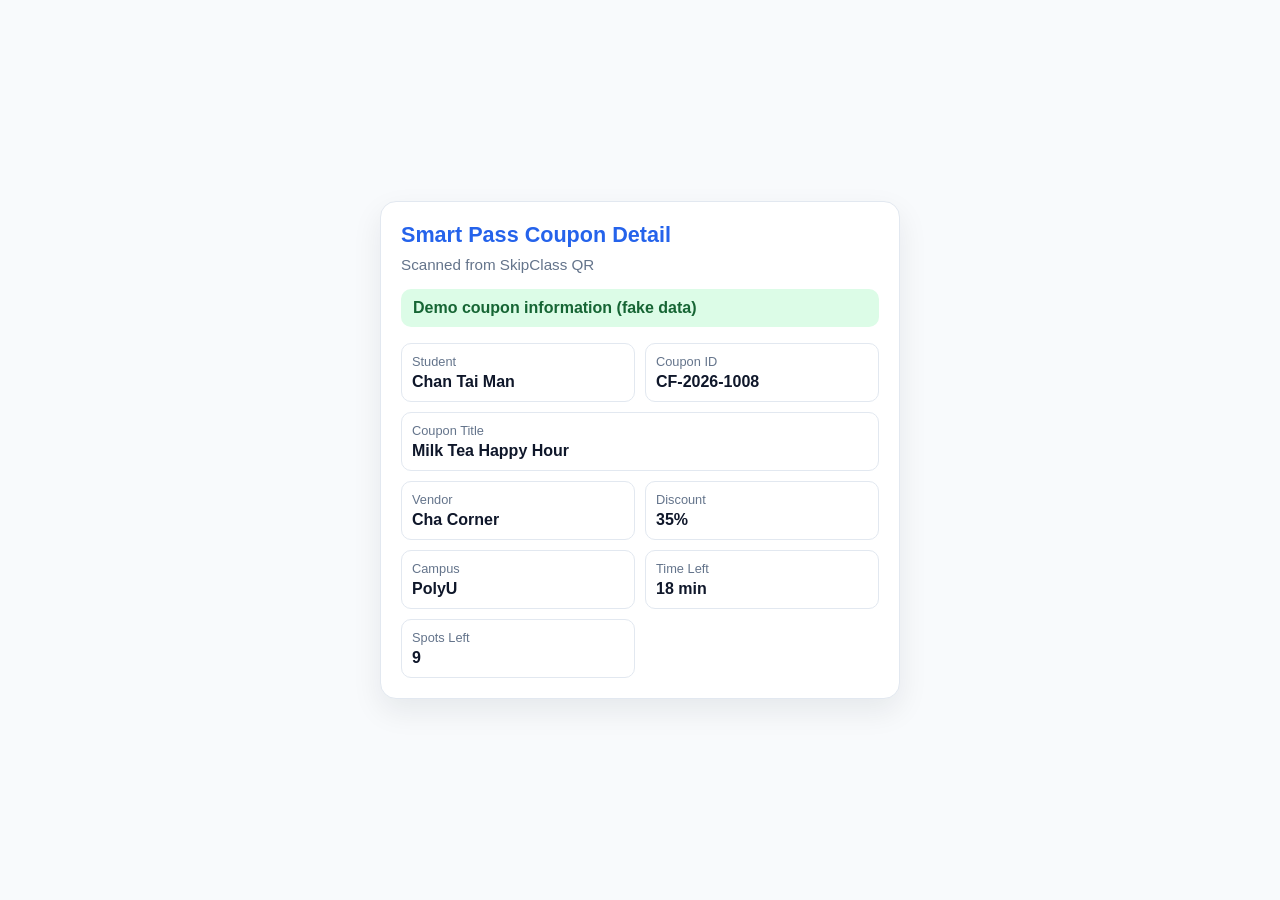
<file: scan.html>
<!DOCTYPE html>
<html lang="en">
<head>
  <meta charset="UTF-8" />
  <meta name="viewport" content="width=device-width, initial-scale=1.0" />
  <title>SkipClass Smart Pass</title>
  <style>
    :root {
      --brand: #2563eb;
      --line: #e2e8f0;
      --text: #0f172a;
      --muted: #64748b;
      --ok-bg: #dcfce7;
      --ok-text: #166534;
    }
    * { box-sizing: border-box; }
    body {
      margin: 0;
      font-family: Inter, -apple-system, BlinkMacSystemFont, "Segoe UI", Roboto, sans-serif;
      color: var(--text);
      background: #f8fafc;
      min-height: 100vh;
      display: grid;
      place-items: center;
      padding: 20px;
    }
    .card {
      width: 100%;
      max-width: 520px;
      background: #fff;
      border: 1px solid var(--line);
      border-radius: 16px;
      padding: 20px;
      box-shadow: 0 12px 30px rgba(15, 23, 42, 0.08);
    }
    h1 { margin: 0 0 8px; font-size: 1.35rem; color: var(--brand); }
    .sub { margin: 0 0 16px; color: var(--muted); font-size: 0.95rem; }
    .ok {
      background: var(--ok-bg);
      color: var(--ok-text);
      border-radius: 10px;
      padding: 10px 12px;
      font-weight: 600;
      margin-bottom: 16px;
    }
    .grid {
      display: grid;
      grid-template-columns: 1fr 1fr;
      gap: 10px;
    }
    .item {
      border: 1px solid var(--line);
      border-radius: 10px;
      padding: 10px;
      background: #fff;
    }
    .label { font-size: 0.8rem; color: var(--muted); margin-bottom: 4px; }
    .value { font-weight: 600; word-break: break-word; }
    .full { grid-column: 1 / -1; }
  </style>
</head>
<body>
  <main class="card">
    <h1>Smart Pass Coupon Detail</h1>
    <p class="sub">Scanned from SkipClass QR</p>
    <div class="ok" id="scanStatus">Verified coupon information</div>
    <section class="grid">
      <div class="item"><div class="label">Student</div><div class="value" id="student">-</div></div>
      <div class="item"><div class="label">Coupon ID</div><div class="value" id="couponId">-</div></div>
      <div class="item full"><div class="label">Coupon Title</div><div class="value" id="title">-</div></div>
      <div class="item"><div class="label">Vendor</div><div class="value" id="vendor">-</div></div>
      <div class="item"><div class="label">Discount</div><div class="value" id="discount">-</div></div>
      <div class="item"><div class="label">Campus</div><div class="value" id="campus">-</div></div>
      <div class="item"><div class="label">Time Left</div><div class="value" id="timeLeft">-</div></div>
      <div class="item"><div class="label">Spots Left</div><div class="value" id="spotsLeft">-</div></div>
    </section>
  </main>
  <script>
    const params = new URLSearchParams(window.location.search);
    const fakeData = {
      student: 'Chan Tai Man',
      couponId: 'CF-2026-1008',
      title: 'Milk Tea Happy Hour',
      vendor: 'Cha Corner',
      discount: '35%',
      campus: 'PolyU',
      timeLeft: '18 min',
      spotsLeft: '9'
    };

    const keys = ['student', 'couponId', 'title', 'vendor', 'discount', 'campus', 'timeLeft', 'spotsLeft'];
    const hasRealData = keys.some((k) => (params.get(k) || '').trim() !== '');
    const forceDemo = params.get('demo') === '1';
    const source = (!hasRealData || forceDemo) ? fakeData : null;

    const read = (k) => {
      if (source) return source[k] || '-';
      return params.get(k) || '-';
    };

    document.getElementById('student').textContent = read('student');
    document.getElementById('couponId').textContent = read('couponId');
    document.getElementById('title').textContent = read('title');
    document.getElementById('vendor').textContent = read('vendor');
    document.getElementById('discount').textContent = read('discount');
    document.getElementById('campus').textContent = read('campus');
    document.getElementById('timeLeft').textContent = read('timeLeft');
    document.getElementById('spotsLeft').textContent = read('spotsLeft');

    const status = document.getElementById('scanStatus');
    status.textContent = source ? 'Demo coupon information (fake data)' : 'Verified coupon information';
  </script>
</body>
</html>
</file>
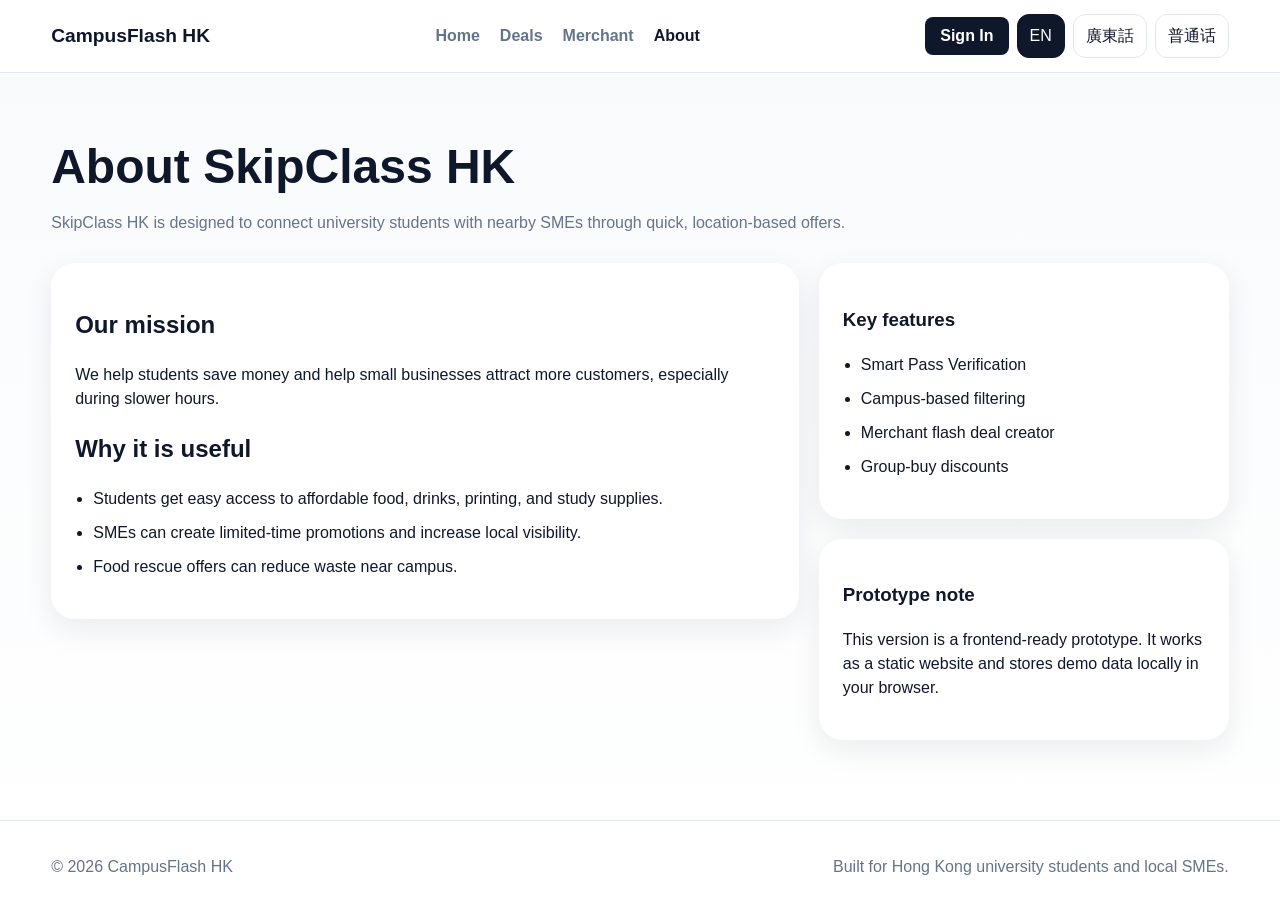
<file: campusflash_site/about.html>
<!DOCTYPE html>
<html lang="en">
<head>
  <meta charset="UTF-8" />
  <meta name="viewport" content="width=device-width, initial-scale=1.0" />
  <title>About | CampusFlash HK</title>
  <link rel="stylesheet" href="style.css" />
</head>
<body data-page="about">
  <header class="site-header">
    <div class="container nav-wrap">
      <a class="brand" href="index.html">CampusFlash HK</a>
      <nav class="nav">
        <a href="index.html" data-nav="home">Home</a>
        <a href="deals.html" data-nav="deals">Deals</a>
        <a href="merchant.html" data-nav="merchant">Merchant</a>
        <a href="about.html" data-nav="about">About</a>
      </nav>
      <div class="language-switcher" style="display: flex; align-items: center; gap: 8px;">
        <div id="desktopAuthWrap" style="display: flex; gap: 8px;"></div>
        
        <button class="lang-btn active" data-lang="en">EN</button>
        <button class="lang-btn" data-lang="zhHK">廣東話</button>
        <button class="lang-btn" data-lang="zhCN">普通话</button>
      </div>
      <button class="menu-btn" id="menuBtn">☰</button>
      </div>
      <div class="mobile-nav" id="mobileNav">
        <div id="mobileAuthWrap" style="display: flex; flex-direction: column; gap: 8px; margin-bottom: 12px;"></div>
        
        <a href="index.html">Home</a>
        <a href="deals.html">Deals</a>
        <a href="merchant.html">Merchant</a>
        <a href="about.html">About</a>
      </div>
  </header>

  <main class="container page-space">
    <section class="page-title-block">
      <h1 data-i18n="aboutTitle">About CampusFlash HK</h1>
      <p data-i18n="aboutDesc">CampusFlash HK is designed to connect university students with nearby SMEs through quick, location-based offers.</p>
    </section>

    <section class="detail-grid page-grid">
      <div class="card info-card">
        <h2 data-i18n="missionTitle">Our mission</h2>
        <p data-i18n="missionText">We help students save money and help small businesses attract more customers, especially during slower hours.</p>
        <h2 data-i18n="whyUsefulTitle">Why it is useful</h2>
        <ul class="bullet-list">
          <li data-i18n="why1">Students get easy access to affordable food, drinks, printing, and study supplies.</li>
          <li data-i18n="why2">SMEs can create limited-time promotions and increase local visibility.</li>
          <li data-i18n="why3">Food rescue offers can reduce waste near campus.</li>
        </ul>
      </div>

      <div class="side-stack">
        <div class="card">
          <h3 data-i18n="keyFeaturesTitle">Key features</h3>
          <ul class="bullet-list">
            <li data-i18n="feature1">Multi-language interface</li>
            <li data-i18n="feature2">Campus-based filtering</li>
            <li data-i18n="feature3">Merchant flash deal creator</li>
            <li data-i18n="feature4">Claim tracking with local storage</li>
          </ul>
        </div>
        <div class="card">
          <h3 data-i18n="prototypeNoteTitle">Prototype note</h3>
          <p data-i18n="prototypeNoteText">This version is a frontend-ready prototype. It works as a static website and stores demo data locally in your browser.</p>
        </div>
      </div>
    </section>
  </main>

  <footer class="site-footer">
    <div class="container footer-wrap">
      <p>© 2026 CampusFlash HK</p>
      <p data-i18n="footerText">Built for Hong Kong university students and local SMEs.</p>
    </div>
  </footer>

  <script src="script.js"></script>
</body>
</html>
</file>
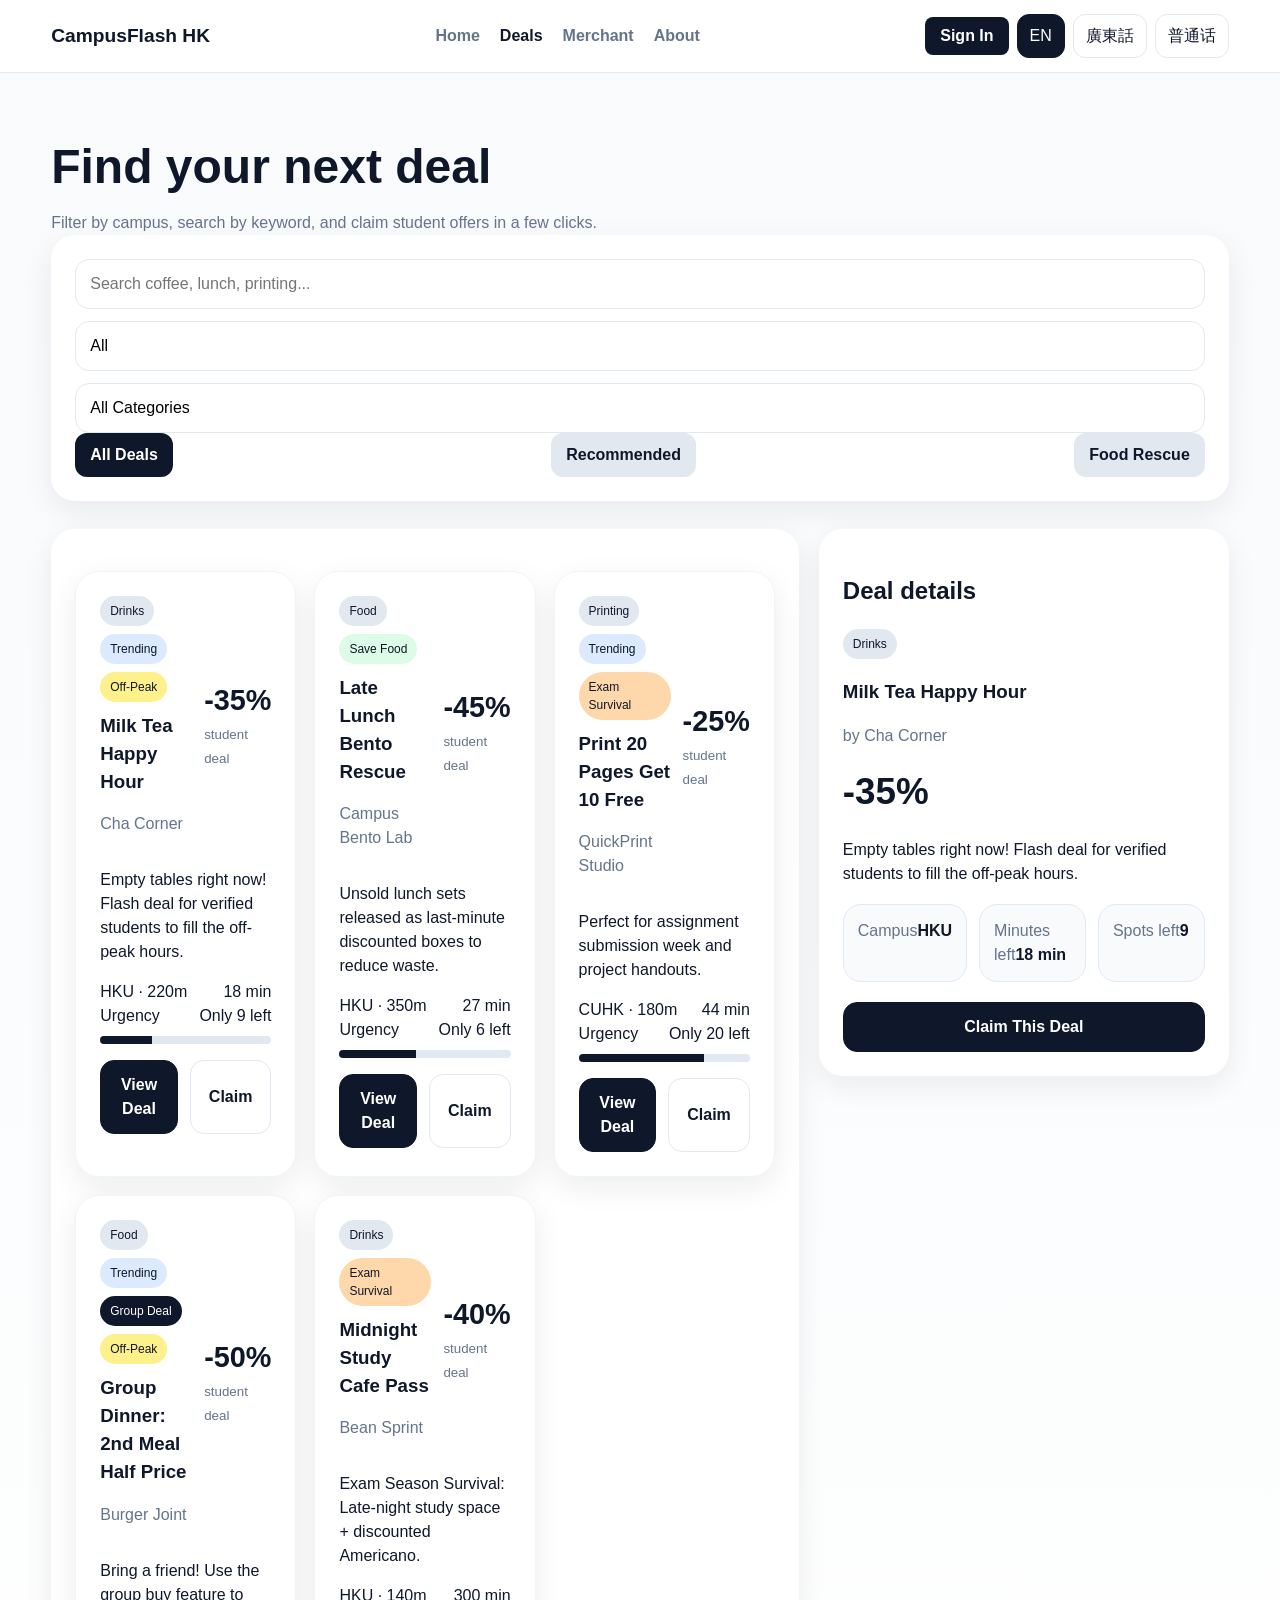
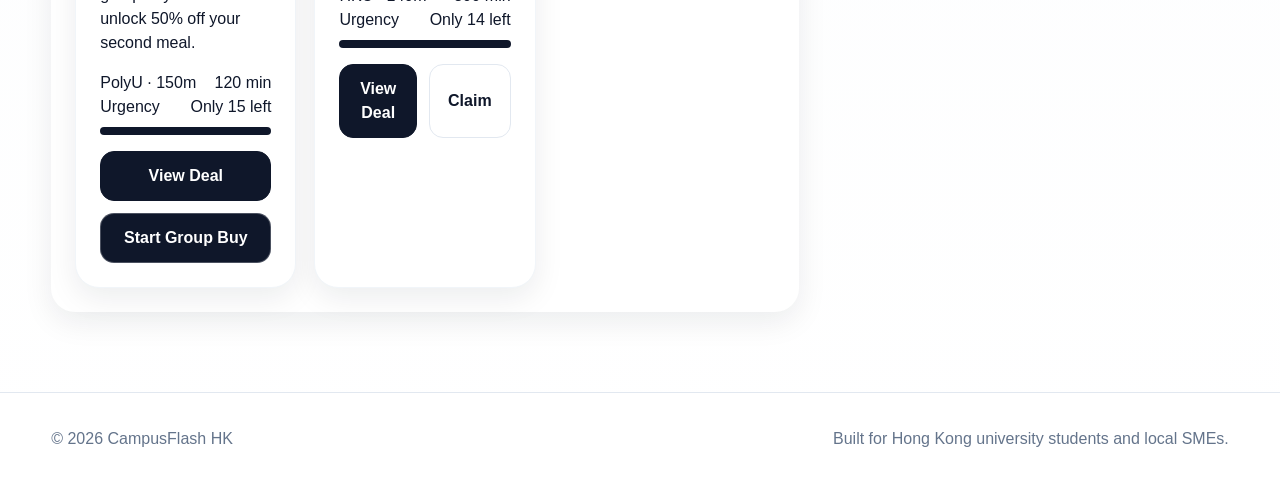
<file: campusflash_site/deals.html>
<!DOCTYPE html>
<html lang="en">
<head>
  <meta charset="UTF-8" />
  <meta name="viewport" content="width=device-width, initial-scale=1.0" />
  <title>Deals | CampusFlash HK</title>
  <link rel="stylesheet" href="style.css" />
</head>
<body data-page="deals">
  <header class="site-header">
    <div class="container nav-wrap">
      <a class="brand" href="index.html">CampusFlash HK</a>
      <nav class="nav">
        <a href="index.html" data-nav="home">Home</a>
        <a href="deals.html" data-nav="deals">Deals</a>
        <a href="merchant.html" data-nav="merchant">Merchant</a>
        <a href="about.html" data-nav="about">About</a>
      </nav>
      <div class="language-switcher" style="display: flex; align-items: center; gap: 8px;">
        <div id="desktopAuthWrap" style="display: flex; gap: 8px;"></div>
        
        <button class="lang-btn active" data-lang="en">EN</button>
        <button class="lang-btn" data-lang="zhHK">廣東話</button>
        <button class="lang-btn" data-lang="zhCN">普通话</button>
      </div>
      <button class="menu-btn" id="menuBtn">☰</button>
      </div>
      <div class="mobile-nav" id="mobileNav">
        <div id="mobileAuthWrap" style="display: flex; flex-direction: column; gap: 8px; margin-bottom: 12px;"></div>
        
        <a href="index.html">Home</a>
        <a href="deals.html">Deals</a>
        <a href="merchant.html">Merchant</a>
        <a href="about.html">About</a>
      </div>
  </header>

  <main class="container page-space">
    <section class="page-title-block">
      <h1 data-i18n="findTitle">Find your next deal</h1>
      <p data-i18n="dealsPageDesc">Filter by campus, search by keyword, and claim student offers in a few clicks.</p>
    </section>

    <section class="card filters-card">
      <div class="filters">
        <input type="text" id="searchInput" data-i18n-placeholder="searchPlaceholder" placeholder="Search coffee, lunch, printing..." />
        <select id="campusFilter">
          <option value="All">All</option>
          <option value="HKU">HKU</option>
          <option value="CUHK">CUHK</option>
          <option value="PolyU">PolyU</option>
          <option value="CityU">CityU</option>
        </select>
        <select id="categoryFilter">
          <option value="All">All Categories</option>
          <option value="Drinks">Drinks</option>
          <option value="Food">Food</option>
          <option value="Printing">Printing</option>
          <option value="Supplies">Supplies</option>
        </select>
      </div>
      <div class="tabs">
        <button class="tab-btn active" data-tab="all" data-i18n="allDeals">All Deals</button>
        <button class="tab-btn" data-tab="recommended" data-i18n="recommended">Recommended</button>
        <button class="tab-btn" data-tab="savefood" data-i18n="foodRescue">Food Rescue</button>
      </div>
    </section>

    <section class="detail-grid page-grid">
      <div class="card">
        <div id="dealsContainer" class="deals-grid"></div>
      </div>
      <aside class="card sticky-card">
        <h2 data-i18n="dealDetails">Deal details</h2>
        <div id="detailContent"></div>
      </aside>
    </section>
  </main>

  <footer class="site-footer">
    <div class="container footer-wrap">
      <p>© 2026 CampusFlash HK</p>
      <p data-i18n="footerText">Built for Hong Kong university students and local SMEs.</p>
    </div>
  </footer>

  <script src="script.js"></script>
</body>
</html>
</file>
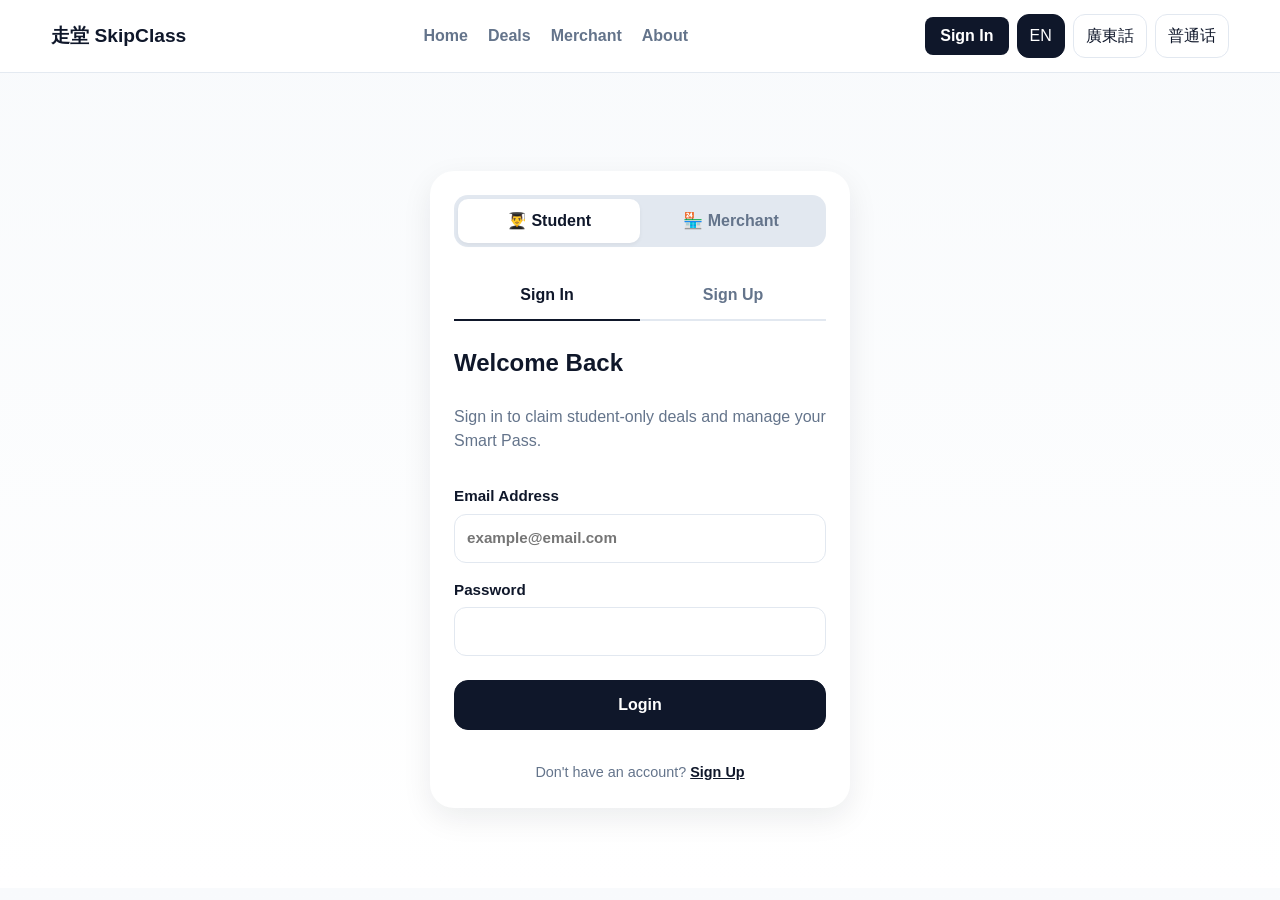
<file: campusflash_site/login.html>
<!DOCTYPE html>
<html lang="en">
<head>
  <meta charset="UTF-8" />
  <meta name="viewport" content="width=device-width, initial-scale=1.0" />
  <title>Login | SkipClass HK</title>
  <link rel="stylesheet" href="style.css" />
  <style>
    .auth-container { max-width: 420px; margin: 40px auto; }
    
    /* 身份切換按鈕樣式 */
    .role-toggle { display: flex; background: #e2e8f0; border-radius: 14px; padding: 4px; margin-bottom: 24px; }
    .role-btn { flex: 1; text-align: center; padding: 10px; cursor: pointer; border-radius: 10px; font-weight: bold; color: var(--muted); transition: all 0.2s; }
    .role-btn.active { background: #fff; color: var(--brand); box-shadow: 0 2px 4px rgba(0,0,0,0.05); }

    .auth-tabs { display: flex; margin-bottom: 24px; border-bottom: 2px solid var(--line); }
    .auth-tab { flex: 1; text-align: center; padding: 12px; cursor: pointer; font-weight: bold; color: var(--muted); }
    .auth-tab.active { color: var(--brand); border-bottom: 2px solid var(--brand); margin-bottom: -2px; }
    .auth-form { display: none; gap: 16px; flex-direction: column; }
    .auth-form.active { display: flex; }
    .auth-form label { display: grid; gap: 6px; font-weight: 600; font-size: 0.95rem; }
    .auth-form input { padding: 12px; border-radius: 12px; border: 1px solid var(--line); width: 100%; }
    .auth-switch { text-align: center; margin-top: 16px; font-size: 0.9rem; color: var(--muted); }
    .auth-switch a { color: var(--brand); font-weight: bold; cursor: pointer; text-decoration: underline; }
    
    /* 動態隱藏區塊 */
    .dynamic-fields { display: none; gap: 16px; flex-direction: column; }
    .dynamic-fields.active { display: flex; }
  </style>
</head>
<body data-page="login">
  <header class="site-header">
    <div class="container nav-wrap">
      <a class="brand" href="index.html">走堂 SkipClass</a>
      <nav class="nav">
        <a href="index.html" data-nav="home">Home</a>
        <a href="deals.html" data-nav="deals">Deals</a>
        <a href="merchant.html" data-nav="merchant">Merchant</a>
        <a href="about.html" data-nav="about">About</a>
      </nav>
      <div class="language-switcher" style="display: flex; align-items: center; gap: 8px;">
        <div id="desktopAuthWrap" style="display: flex; gap: 8px;"></div>
        
        <button class="lang-btn active" data-lang="en">EN</button>
        <button class="lang-btn" data-lang="zhHK">廣東話</button>
        <button class="lang-btn" data-lang="zhCN">普通话</button>
      </div>
      <button class="menu-btn" id="menuBtn">☰</button>
      </div>
      <div class="mobile-nav" id="mobileNav">
        <div id="mobileAuthWrap" style="display: flex; flex-direction: column; gap: 8px; margin-bottom: 12px;"></div>
        
        <a href="index.html">Home</a>
        <a href="deals.html">Deals</a>
        <a href="merchant.html">Merchant</a>
        <a href="about.html">About</a>
      </div>
  </header>

  <main class="container page-space">
    <div class="card auth-container">
      
      <div class="role-toggle">
        <div class="role-btn active" id="roleStudentBtn" data-role="student" data-i18n="studentRole">👨‍🎓 Student</div>
        <div class="role-btn" id="roleMerchantBtn" data-role="merchant" data-i18n="merchantRole">🏪 Merchant</div>
      </div>

      <div class="auth-tabs">
        <div class="auth-tab active" id="tabLogin" data-i18n="signIn">Sign In</div>
        <div class="auth-tab" id="tabRegister" data-i18n="signUp">Sign Up</div>
      </div>

      <form id="loginForm" class="auth-form active">
        <h2 style="margin: 0 0 8px;" data-i18n="authTitle">Welcome Back</h2>
        <p class="subtle" id="loginDesc" style="margin: 0 0 16px;" data-i18n="authDescStudent">Sign in to claim student-only deals and manage your Smart Pass.</p>
        
        <label><span data-i18n="email">Email Address</span>
          <input type="email" required placeholder="example@email.com" />
        </label>
        <label><span data-i18n="password">Password</span>
          <input type="password" required />
        </label>
        
        <button type="submit" class="btn btn-primary" style="margin-top: 8px;" data-i18n="signInBtn">Login</button>
        <div class="auth-switch">
          <span data-i18n="noAccount">Don't have an account?</span> 
          <a id="linkToRegister" data-i18n="signUp">Sign Up</a>
        </div>
      </form>

      <form id="registerForm" class="auth-form">
        <h2 style="margin: 0 0 8px;" data-i18n="createAccount">Create Account</h2>
        <p class="subtle" id="registerDesc" style="margin: 0 0 16px;" data-i18n="registerDescStudent">Join SkipClass to unlock off-peak and food rescue deals.</p>
        
        <div id="studentFields" class="dynamic-fields active">
            <label><span data-i18n="fullName">Full Name</span>
              <input type="text" placeholder="Chan Tai Man" />
            </label>
            <label><span data-i18n="studentId">Student ID Number</span>
              <input type="text" placeholder="3035XXXXXX" />
            </label>
          </div>
  
          <div id="merchantFields" class="dynamic-fields">
            <label><span data-i18n="businessName">Business Name</span>
              <input type="text" placeholder="e.g. Cha Corner" />
            </label>
            <label><span data-i18n="contactPerson">Contact Person</span>
              <input type="text" placeholder="Owner or Manager Name" />
            </label>
          </div>

        <label style="margin-top: 16px;"><span data-i18n="email">Email Address</span>
          <input type="email" required placeholder="example@email.com" />
        </label>
        <label><span data-i18n="password">Password</span>
          <input type="password" required />
        </label>
        
        <button type="submit" class="btn btn-primary" style="margin-top: 8px;" data-i18n="signUpBtn">Create Account</button>
        <div class="auth-switch">
          <span data-i18n="hasAccount">Already have an account?</span> 
          <a id="linkToLogin" data-i18n="signIn">Sign In</a>
        </div>
      </form>
    </div>
  </main>

  <script src="script.js"></script>
</body>
</html>
</file>
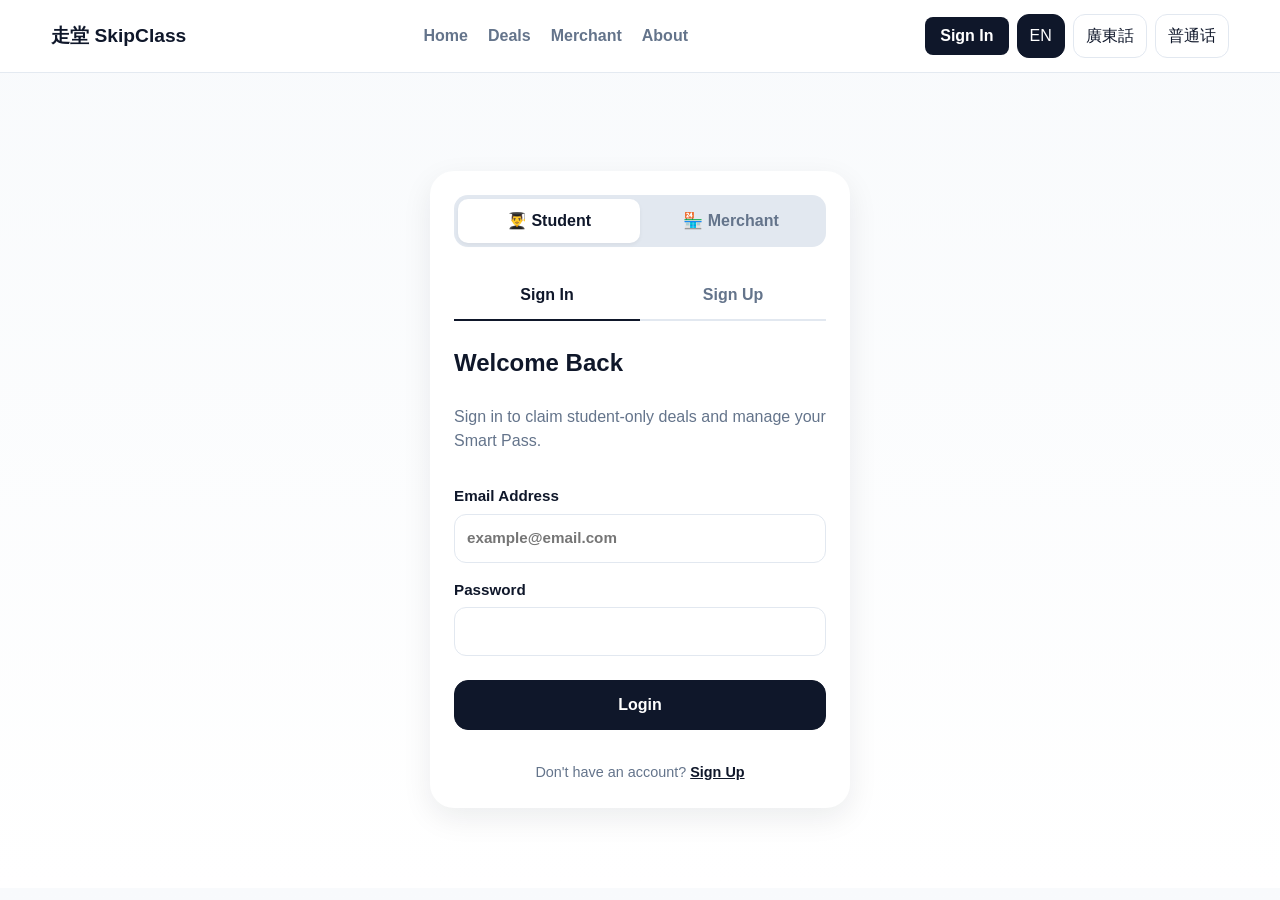
<file: campusflash_site/merchant.html>
<!DOCTYPE html>
<html lang="en">
<head>
  <meta charset="UTF-8" />
  <meta name="viewport" content="width=device-width, initial-scale=1.0" />
  <title>Merchant | CampusFlash HK</title>
  <link rel="stylesheet" href="style.css" />
</head>
<body data-page="merchant">
  <header class="site-header">
    <div class="container nav-wrap">
      <a class="brand" href="index.html">CampusFlash HK</a>
      <nav class="nav">
        <a href="index.html" data-nav="home">Home</a>
        <a href="deals.html" data-nav="deals">Deals</a>
        <a href="merchant.html" data-nav="merchant">Merchant</a>
        <a href="about.html" data-nav="about">About</a>
      </nav>
      <div class="language-switcher" style="display: flex; align-items: center; gap: 8px;">
        <div id="desktopAuthWrap" style="display: flex; gap: 8px;"></div>
        
        <button class="lang-btn active" data-lang="en">EN</button>
        <button class="lang-btn" data-lang="zhHK">廣東話</button>
        <button class="lang-btn" data-lang="zhCN">普通话</button>
      </div>
      <button class="menu-btn" id="menuBtn">☰</button>
      </div>
      <div class="mobile-nav" id="mobileNav">
        <div id="mobileAuthWrap" style="display: flex; flex-direction: column; gap: 8px; margin-bottom: 12px;"></div>
        
        <a href="index.html">Home</a>
        <a href="deals.html">Deals</a>
        <a href="merchant.html">Merchant</a>
        <a href="about.html">About</a>
      </div>
  </header>

  <main class="container page-space">
    <section class="page-title-block">
      <h1 data-i18n="merchantPageTitle">Merchant dashboard</h1>
      <p data-i18n="merchantPageDesc">Create student flash deals, track interest, and fill low-demand hours near campus.</p>
    </section>

    <section class="detail-grid merchant-grid-layout">
      <div class="card">
        <h2 data-i18n="createDealForm">Create a flash deal</h2>
        <form id="merchantForm" class="merchant-form">
          <div class="form-grid">
            <label><span data-i18n="dealTitle">Deal title</span><input required name="title" type="text" /></label>
            <label><span data-i18n="vendorName">Vendor name</span><input required name="vendor" type="text" /></label>
            <label><span data-i18n="campus">Campus</span>
              <select name="campus" required>
                <option value="HKU">HKU</option>
                <option value="CUHK">CUHK</option>
                <option value="PolyU">PolyU</option>
                <option value="CityU">CityU</option>
              </select>
            </label>
            <label><span data-i18n="category">Category</span>
              <select name="category" required>
                <option value="Drinks">Drinks</option>
                <option value="Food">Food</option>
                <option value="Printing">Printing</option>
                <option value="Supplies">Supplies</option>
              </select>
            </label>
            <label><span data-i18n="distance">Distance</span><input required name="distance" type="text" placeholder="250m" /></label>
            <label><span data-i18n="discount">Discount %</span><input required name="discount" type="number" min="1" max="90" /></label>
            <label><span data-i18n="timeRemaining">Minutes left</span><input required name="minutesLeft" type="number" min="5" max="180" /></label>
            <label><span data-i18n="spotsLeft">Spots left</span><input required name="stockLeft" type="number" min="1" max="999" /></label>
          </div>
          <label><span data-i18n="description">Description</span><textarea required name="description" rows="4"></textarea></label>
          <div class="checkbox-row">
            <label><input type="checkbox" name="recommended" /> <span data-i18n="recommended">Recommended</span></label>
            <label><input type="checkbox" name="trending" /> <span data-i18n="trending">Trending</span></label>
            <label><input type="checkbox" name="sustainable" /> <span data-i18n="foodRescue">Food Rescue</span></label>
          </div>
          <button class="btn btn-primary" type="submit" data-i18n="saveDeal">Save deal</button>
          <p id="merchantMessage" class="form-message"></p>
        </form>
      </div>

      <div class="side-stack">
        <div class="card">
          <h3 data-i18n="merchantPageTitle">Merchant dashboard</h3>
          <div class="stats-mini">
            <div><span data-i18n="activeDeals">Active Deals</span><strong id="merchantDealCount">0</strong></div>
            <div><span data-i18n="flashClaims">Flash Claims</span><strong id="merchantClaimCount">0</strong></div>
          </div>
        </div>
        <div class="card">
          <h3 data-i18n="yourDeals">Your saved deals</h3>
          <div id="merchantDealsList" class="merchant-list"></div>
        </div>
      </div>
    </section>
  </main>

  <footer class="site-footer">
    <div class="container footer-wrap">
      <p>© 2026 CampusFlash HK</p>
      <p data-i18n="footerText">Built for Hong Kong university students and local SMEs.</p>
    </div>
  </footer>

  <script src="script.js"></script>
</body>
</html>
</file>
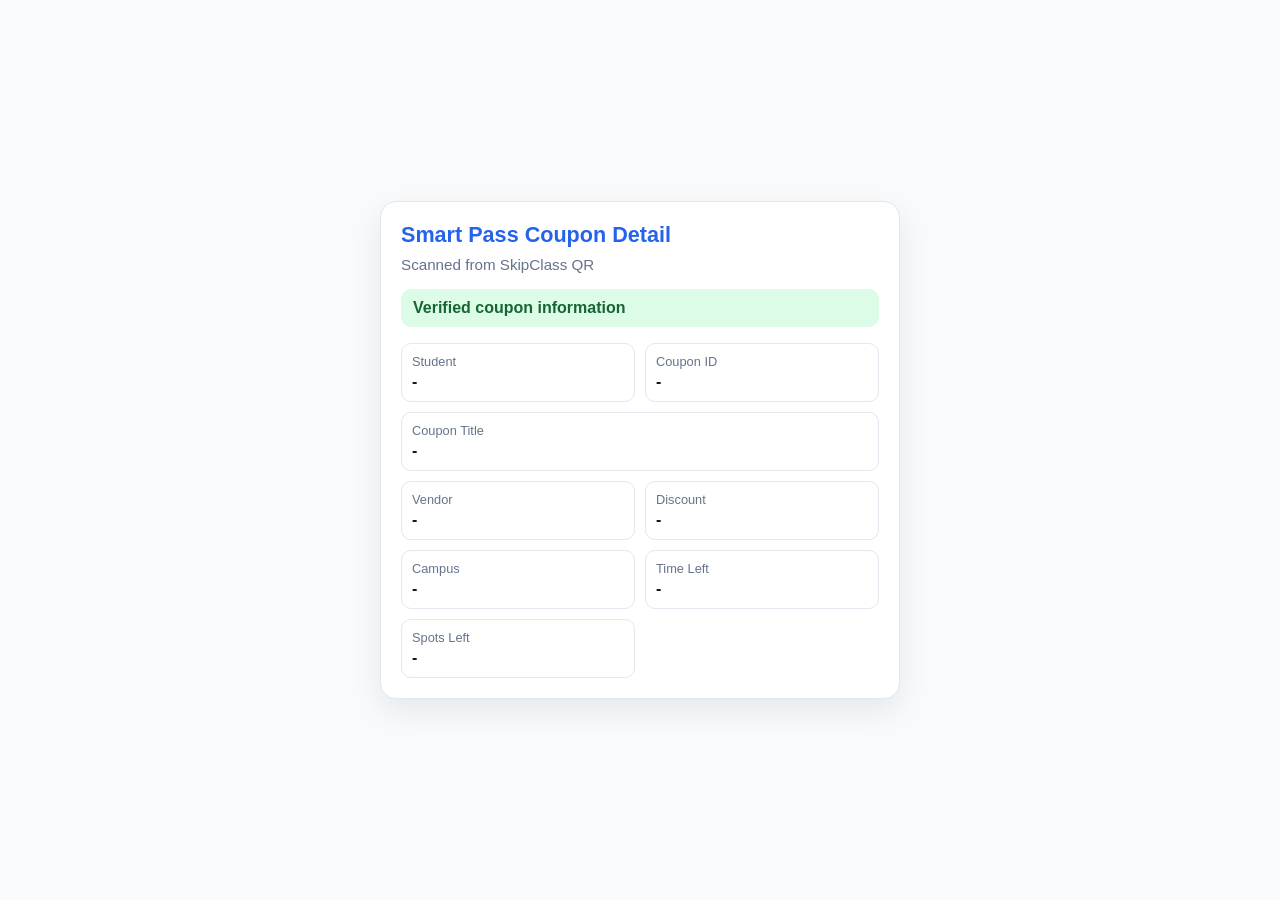
<file: campusflash_site/scan.html>
<!DOCTYPE html>
<html lang="en">
<head>
  <meta charset="UTF-8" />
  <meta name="viewport" content="width=device-width, initial-scale=1.0" />
  <title>SkipClass Smart Pass</title>
  <style>
    :root {
      --brand: #2563eb;
      --line: #e2e8f0;
      --text: #0f172a;
      --muted: #64748b;
      --ok-bg: #dcfce7;
      --ok-text: #166534;
    }
    * { box-sizing: border-box; }
    body {
      margin: 0;
      font-family: Inter, -apple-system, BlinkMacSystemFont, "Segoe UI", Roboto, sans-serif;
      color: var(--text);
      background: #f8fafc;
      min-height: 100vh;
      display: grid;
      place-items: center;
      padding: 20px;
    }
    .card {
      width: 100%;
      max-width: 520px;
      background: #fff;
      border: 1px solid var(--line);
      border-radius: 16px;
      padding: 20px;
      box-shadow: 0 12px 30px rgba(15, 23, 42, 0.08);
    }
    h1 { margin: 0 0 8px; font-size: 1.35rem; color: var(--brand); }
    .sub { margin: 0 0 16px; color: var(--muted); font-size: 0.95rem; }
    .ok {
      background: var(--ok-bg);
      color: var(--ok-text);
      border-radius: 10px;
      padding: 10px 12px;
      font-weight: 600;
      margin-bottom: 16px;
    }
    .grid {
      display: grid;
      grid-template-columns: 1fr 1fr;
      gap: 10px;
    }
    .item {
      border: 1px solid var(--line);
      border-radius: 10px;
      padding: 10px;
      background: #fff;
    }
    .label { font-size: 0.8rem; color: var(--muted); margin-bottom: 4px; }
    .value { font-weight: 600; word-break: break-word; }
    .full { grid-column: 1 / -1; }
  </style>
</head>
<body>
  <main class="card">
    <h1>Smart Pass Coupon Detail</h1>
    <p class="sub">Scanned from SkipClass QR</p>
    <div class="ok">Verified coupon information</div>
    <section class="grid">
      <div class="item"><div class="label">Student</div><div class="value" id="student">-</div></div>
      <div class="item"><div class="label">Coupon ID</div><div class="value" id="couponId">-</div></div>
      <div class="item full"><div class="label">Coupon Title</div><div class="value" id="title">-</div></div>
      <div class="item"><div class="label">Vendor</div><div class="value" id="vendor">-</div></div>
      <div class="item"><div class="label">Discount</div><div class="value" id="discount">-</div></div>
      <div class="item"><div class="label">Campus</div><div class="value" id="campus">-</div></div>
      <div class="item"><div class="label">Time Left</div><div class="value" id="timeLeft">-</div></div>
      <div class="item"><div class="label">Spots Left</div><div class="value" id="spotsLeft">-</div></div>
    </section>
  </main>
  <script>
    const params = new URLSearchParams(window.location.search);
    const read = (k) => params.get(k) || '-';
    document.getElementById('student').textContent = read('student');
    document.getElementById('couponId').textContent = read('couponId');
    document.getElementById('title').textContent = read('title');
    document.getElementById('vendor').textContent = read('vendor');
    document.getElementById('discount').textContent = read('discount');
    document.getElementById('campus').textContent = read('campus');
    document.getElementById('timeLeft').textContent = read('timeLeft');
    document.getElementById('spotsLeft').textContent = read('spotsLeft');
  </script>
</body>
</html>
</file>
<file: campusflash_site/style.css>
:root {
  --bg: #f8fafc;
  --text: #0f172a;
  --muted: #64748b;
  --line: #e2e8f0;
  --brand: #0f172a;
  --brand-soft: #1e293b;
  --card: #ffffff;
  --green: #dcfce7;
  --blue: #dbeafe;
}

* { box-sizing: border-box; }
html { scroll-behavior: smooth; }
body {
  margin: 0;
  font-family: Arial, Helvetica, sans-serif;
  background: linear-gradient(180deg, #f8fafc, #ffffff);
  color: var(--text);
  line-height: 1.5;
}
a { color: inherit; text-decoration: none; }
button, input, select, textarea { font: inherit; }
.container { width: min(1180px, 92%); margin: 0 auto; }
.card {
  background: var(--card);
  border-radius: 24px;
  box-shadow: 0 10px 30px rgba(15, 23, 42, 0.08);
  padding: 24px;
}
.site-header {
  position: sticky; top: 0; z-index: 10;
  background: rgba(255,255,255,0.92); backdrop-filter: blur(8px);
  border-bottom: 1px solid rgba(226,232,240,0.9);
}
.nav-wrap {
  display: flex; align-items: center; justify-content: space-between;
  min-height: 72px; gap: 16px;
}
.brand { font-weight: 800; font-size: 1.2rem; }
.nav { display: flex; gap: 20px; }
.nav a { color: var(--muted); font-weight: 600; }
.nav a.active, .nav a:hover { color: var(--text); }
.language-switcher { display: flex; gap: 8px; }
.lang-btn, .menu-btn {
  border: 1px solid var(--line); background: #fff; color: var(--text);
  border-radius: 12px; padding: 9px 12px; cursor: pointer;
}
.lang-btn.active { background: var(--brand); color: #fff; border-color: var(--brand); }
.menu-btn { display: none; }
.mobile-nav {
  display: none; padding: 0 4% 16px; gap: 10px; flex-direction: column;
}
.mobile-nav a { color: var(--muted); font-weight: 600; }
.hero {
  background: linear-gradient(180deg, var(--brand), var(--brand-soft));
  color: #fff; padding: 56px 0 42px; border-bottom-left-radius: 32px; border-bottom-right-radius: 32px;
}
.hero-grid { display: grid; grid-template-columns: 1.2fr 0.9fr; gap: 28px; align-items: center; }
.pill {
  display: inline-block; padding: 10px 16px; border-radius: 999px;
  background: rgba(255,255,255,0.12); border: 1px solid rgba(255,255,255,0.18);
  margin-bottom: 14px; font-size: 0.95rem;
}
.hero h1 { font-size: clamp(2.6rem, 5vw, 4rem); line-height: 1.05; margin: 0 0 14px; }
.hero p { color: #dbe4ef; max-width: 650px; }
.hero-actions, .detail-actions, .deal-actions { display: flex; gap: 12px; flex-wrap: wrap; margin-top: 20px; }
.btn {
  display: inline-flex; align-items: center; justify-content: center;
  padding: 12px 18px; border-radius: 14px; border: 1px solid transparent; font-weight: 700; cursor: pointer;
}
.btn-primary { background: #fff; color: var(--brand); }
.btn-secondary { background: transparent; color: #fff; border-color: rgba(255,255,255,0.25); }
.btn-outline { background: #fff; color: var(--text); border-color: var(--line); }
.campus-tags { display: flex; gap: 10px; flex-wrap: wrap; margin-top: 20px; }
.campus-tags span {
  padding: 8px 12px; border-radius: 999px; background: rgba(255,255,255,0.12); color: #dbe4ef;
}
.featured-card { color: var(--text); }
.section-label, .featured-meta span, .stat-card p, .stat-card span, .subtle, .perk-box p, .filters-card p,
.deal-card p.meta, .detail-box span, .merchant-list small, .form-message {
  color: var(--muted);
}
.featured-card h2 { margin: 8px 0 4px; font-size: 2rem; }
.featured-discount { font-size: 2.3rem; font-weight: 800; margin-bottom: 18px; }
.featured-meta { display: grid; grid-template-columns: repeat(3, 1fr); gap: 12px; }
.featured-meta div, .detail-box, .perk-box, .merchant-list .merchant-item, .stats-mini div {
  background: #f8fafc; border: 1px solid var(--line); border-radius: 18px; padding: 14px;
}
.featured-meta strong { display: block; margin-top: 4px; }
.recommend-box { margin-top: 16px; padding: 16px; border-radius: 18px; border: 1px solid var(--line); background: #f8fafc; }
.stats-grid, .home-panels, .page-grid, .page-space, .merchant-grid-layout { margin-top: 28px; }
.stats-grid { display: grid; grid-template-columns: repeat(4, 1fr); gap: 16px; }
.stat-card h3 { font-size: 2rem; margin: 8px 0; }
.home-panels { display: grid; grid-template-columns: 1.4fr 0.8fr; gap: 20px; }
.side-stack { display: grid; gap: 20px; }
.panel-head, .filters, .tabs, .deal-top, .deal-meta, .urgency-row, .footer-wrap {
  display: flex; align-items: center; justify-content: space-between; gap: 12px;
}
.filters, .tabs { flex-wrap: wrap; }
.filters input, .filters select, .merchant-form input, .merchant-form select, .merchant-form textarea {
  width: 100%; padding: 12px 14px; border-radius: 14px; border: 1px solid var(--line); background: #fff;
}
.filters input { min-width: 260px; }
.tab-btn {
  border: none; background: #e2e8f0; color: var(--text); padding: 10px 15px; border-radius: 12px; cursor: pointer; font-weight: 700;
}
.tab-btn.active { background: var(--brand); color: #fff; }
.deals-grid { display: grid; grid-template-columns: repeat(3, 1fr); gap: 18px; margin-top: 18px; }
.deal-card { border: 1px solid #f1f5f9; transition: transform 0.18s ease, box-shadow 0.18s ease; }
.deal-card:hover { transform: translateY(-4px); box-shadow: 0 14px 38px rgba(15,23,42,0.12); }
.deal-badges { display: flex; gap: 8px; flex-wrap: wrap; margin-bottom: 10px; }
.badge-pill { padding: 6px 10px; border-radius: 999px; font-size: 12px; background: #e2e8f0; }
.badge-trending { background: var(--blue); }
.badge-save { background: var(--green); }
.deal-top h3 { margin: 0 0 6px; }
.deal-discount { font-size: 1.8rem; font-weight: 800; }
.progress-bar { width: 100%; height: 8px; background: #e2e8f0; border-radius: 999px; overflow: hidden; margin-top: 8px; }
.progress-fill { height: 100%; background: var(--brand); }
.deal-actions { margin-top: 16px; }
.deal-actions button, .detail-actions button { flex: 1; }
.page-title-block h1 { font-size: clamp(2rem, 4vw, 3rem); margin: 0 0 8px; }
.page-title-block p { color: var(--muted); margin: 0; }
.page-space { padding: 30px 0 40px; }
.detail-grid { display: grid; grid-template-columns: 1.55fr 0.85fr; gap: 20px; align-items: start; }
.sticky-card { position: sticky; top: 96px; }
.detail-boxes, .merchant-grid, .form-grid, .stats-mini { display: grid; gap: 12px; }
.detail-boxes { grid-template-columns: repeat(3, 1fr); margin: 18px 0; }
.merchant-grid, .stats-mini { grid-template-columns: repeat(2, 1fr); }
.form-grid { grid-template-columns: repeat(2, 1fr); }
.merchant-form { display: grid; gap: 16px; }
.merchant-form label { display: grid; gap: 8px; font-weight: 700; }
.checkbox-row { display: flex; gap: 14px; flex-wrap: wrap; }
.form-message { min-height: 1.5em; margin: 0; }
.merchant-list { display: grid; gap: 12px; margin-top: 12px; }
.merchant-item h4 { margin: 0 0 4px; }
.steps, .bullet-list { padding-left: 18px; color: var(--text); }
.steps li, .bullet-list li { margin-bottom: 10px; }
.site-footer { margin-top: 40px; border-top: 1px solid var(--line); background: #fff; }
.footer-wrap { padding: 18px 0; color: var(--muted); flex-wrap: wrap; }
.empty-state { color: var(--muted); padding: 16px 0; }

@media (max-width: 1080px) {
  .hero-grid, .home-panels, .detail-grid { grid-template-columns: 1fr; }
  .deals-grid { grid-template-columns: repeat(2, 1fr); }
  .sticky-card { position: static; }
}
@media (max-width: 760px) {
  .nav { display: none; }
  .menu-btn { display: block; }
  .mobile-nav.open { display: flex; }
  .language-switcher { margin-left: auto; }
  .stats-grid, .deals-grid, .featured-meta, .detail-boxes, .merchant-grid, .form-grid, .stats-mini { grid-template-columns: 1fr; }
  .panel-head, .filters, .footer-wrap, .nav-wrap { align-items: stretch; }
  .filters, .panel-head, .nav-wrap { flex-direction: column; }
  .language-switcher { width: 100%; justify-content: center; }
}


/* 美化所有下拉選單 (移除預設 3D 樣式，加入自訂箭頭) */
select {
  appearance: none;
  -webkit-appearance: none;
  background-image: url("data:image/svg+xml;charset=US-ASCII,%3Csvg%20xmlns%3D%22http%3A%2F%2Fwww.w3.org%2F2000%2Fsvg%22%20width%3D%22292.4%22%20height%3D%22292.4%22%3E%3Cpath%20fill%3D%22%2364748b%22%20d%3D%22M287%2069.4a17.6%2017.6%200%200%200-13-5.4H18.4c-5%200-9.3%201.8-12.9%205.4A17.6%2017.6%200%200%200%200%2082.2c0%205%201.8%209.3%205.4%2012.9l128%20127.9c3.6%203.6%207.8%205.4%2012.8%205.4s9.2-1.8%2012.8-5.4L287%2095c3.5-3.5%205.4-7.8%205.4-12.8%200-5-1.9-9.2-5.5-12.8z%22%2F%3E%3C%2Fsvg%3E");
  background-repeat: no-repeat;
  background-position: right 14px top 50%;
  background-size: 10px auto;
  padding-right: 36px !important;
  cursor: pointer;
}

/* 修復 Checkbox 和文字被擠成上下的問題 */
.checkbox-row { margin-top: 8px; }
.checkbox-row label {
  display: flex !important; /* 強制覆蓋外層的 grid */
  flex-direction: row; 
  align-items: center; 
  gap: 8px; 
  font-weight: normal; 
  cursor: pointer;
}
.checkbox-row input[type="checkbox"] {
  width: 18px; 
  height: 18px; 
  margin: 0; 
  cursor: pointer;
}


/* 1. 讓全站的主要按鈕變成深色實體按鈕，在白背景上更醒目 */
.btn-primary { 
  background: var(--brand); 
  color: #fff !important; 
  border: 1px solid var(--brand);
}

/* 2. 保持首頁深色背景 (Hero區塊) 裡的按鈕維持原本的白色設計 */
.hero .btn-primary { 
  background: #fff; 
  color: var(--brand) !important; 
  border-color: transparent;
}
</file>
